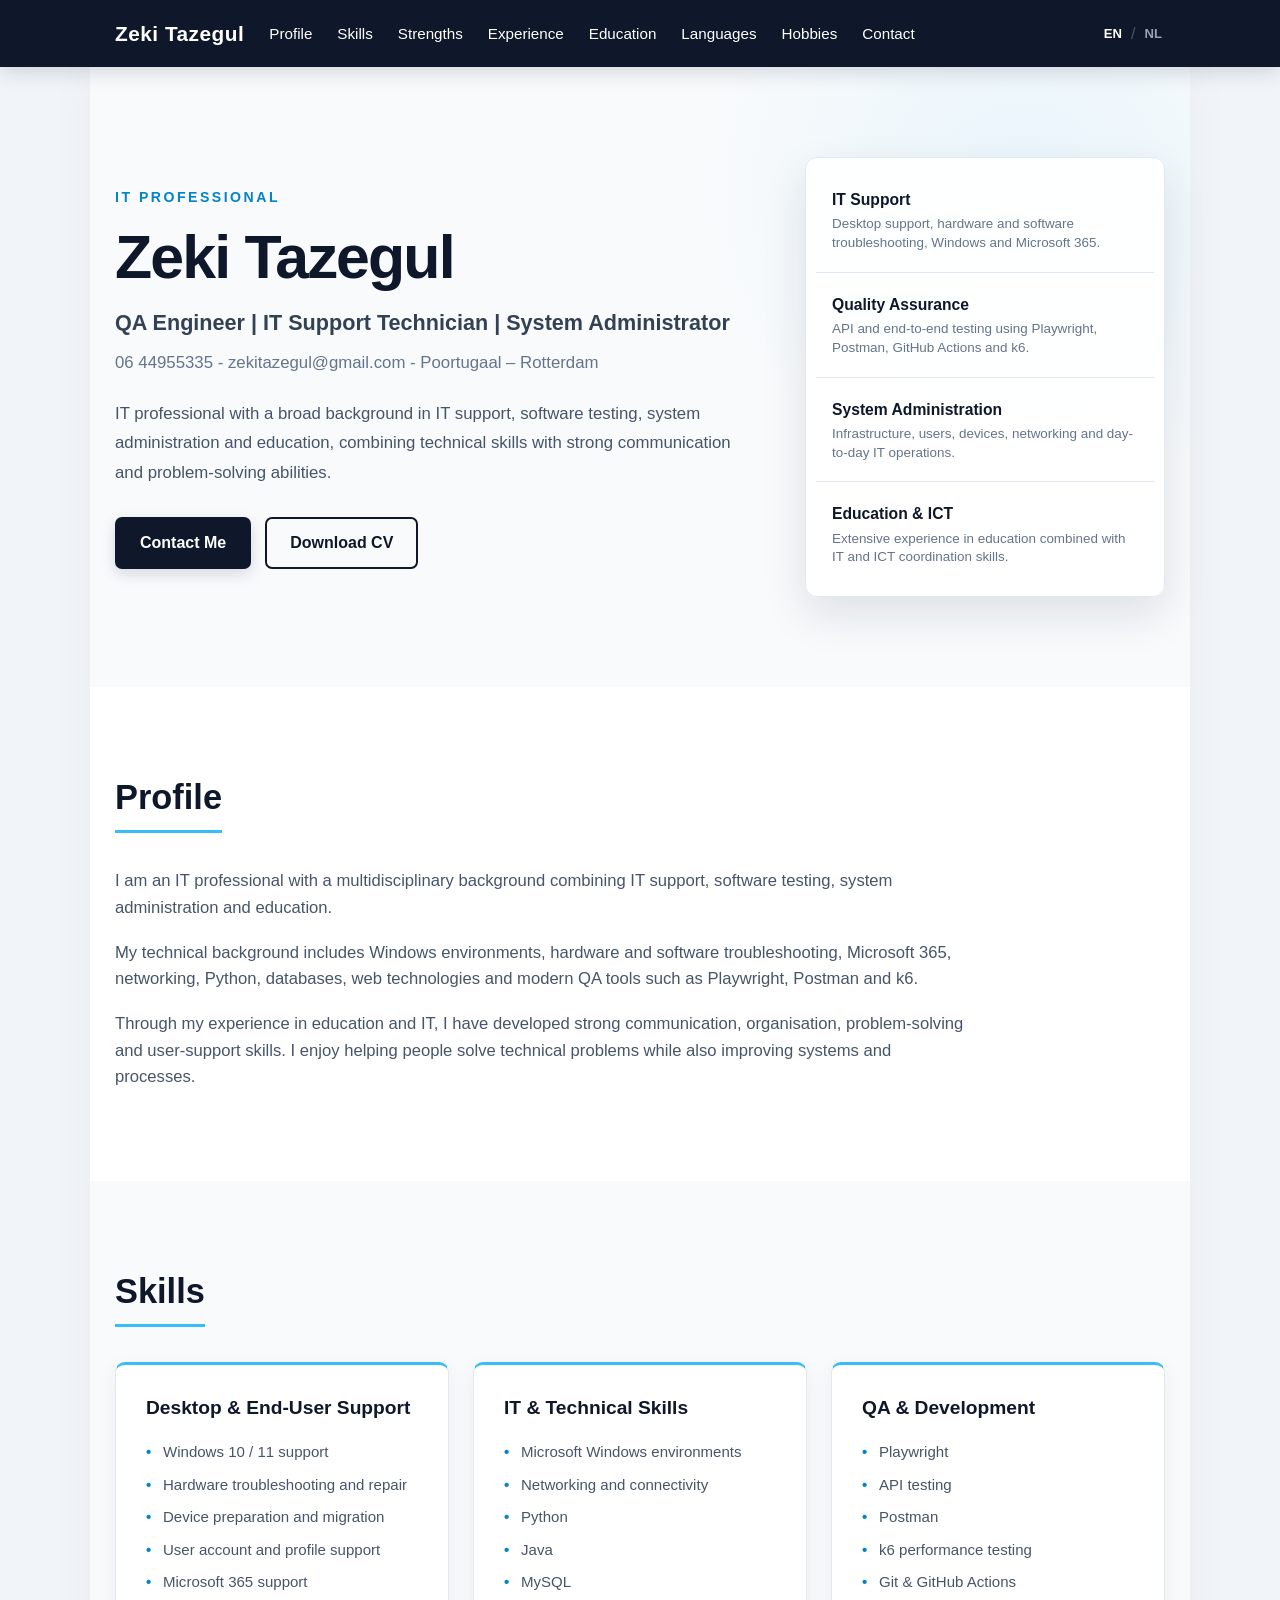
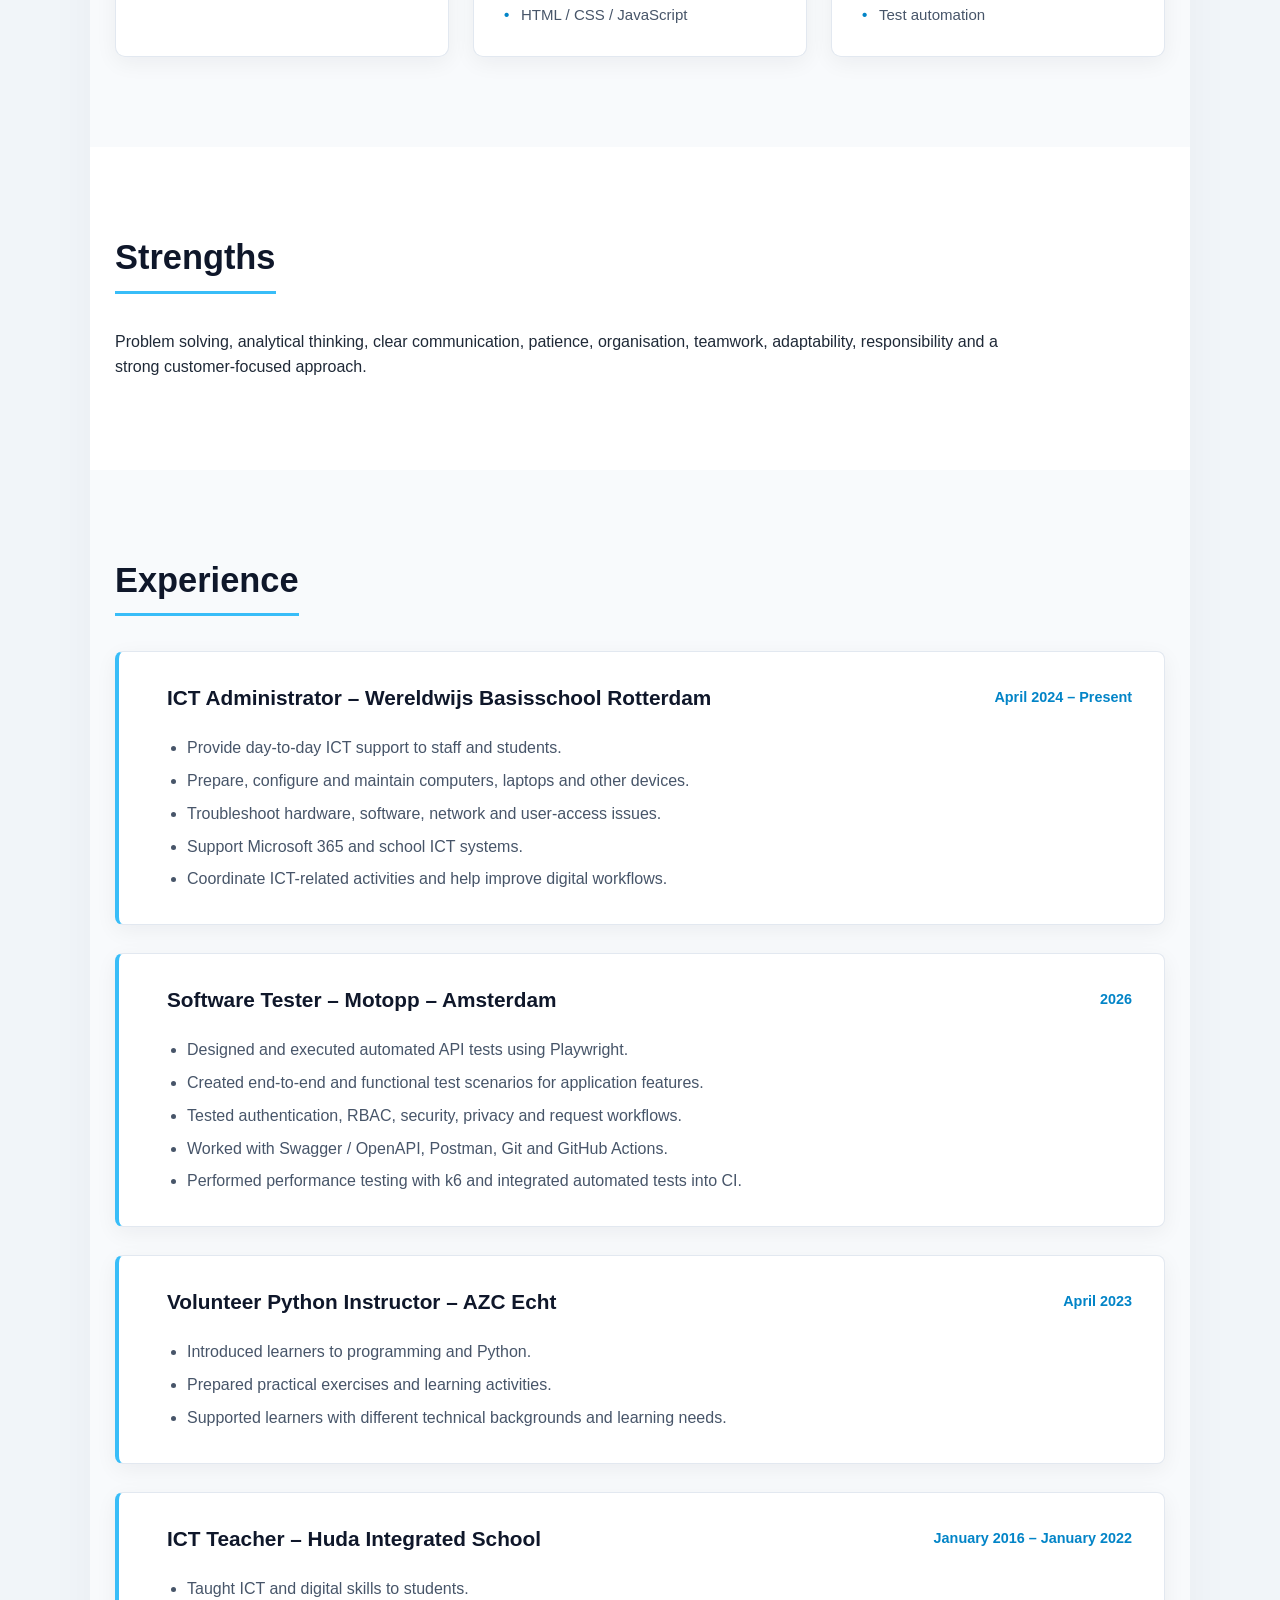
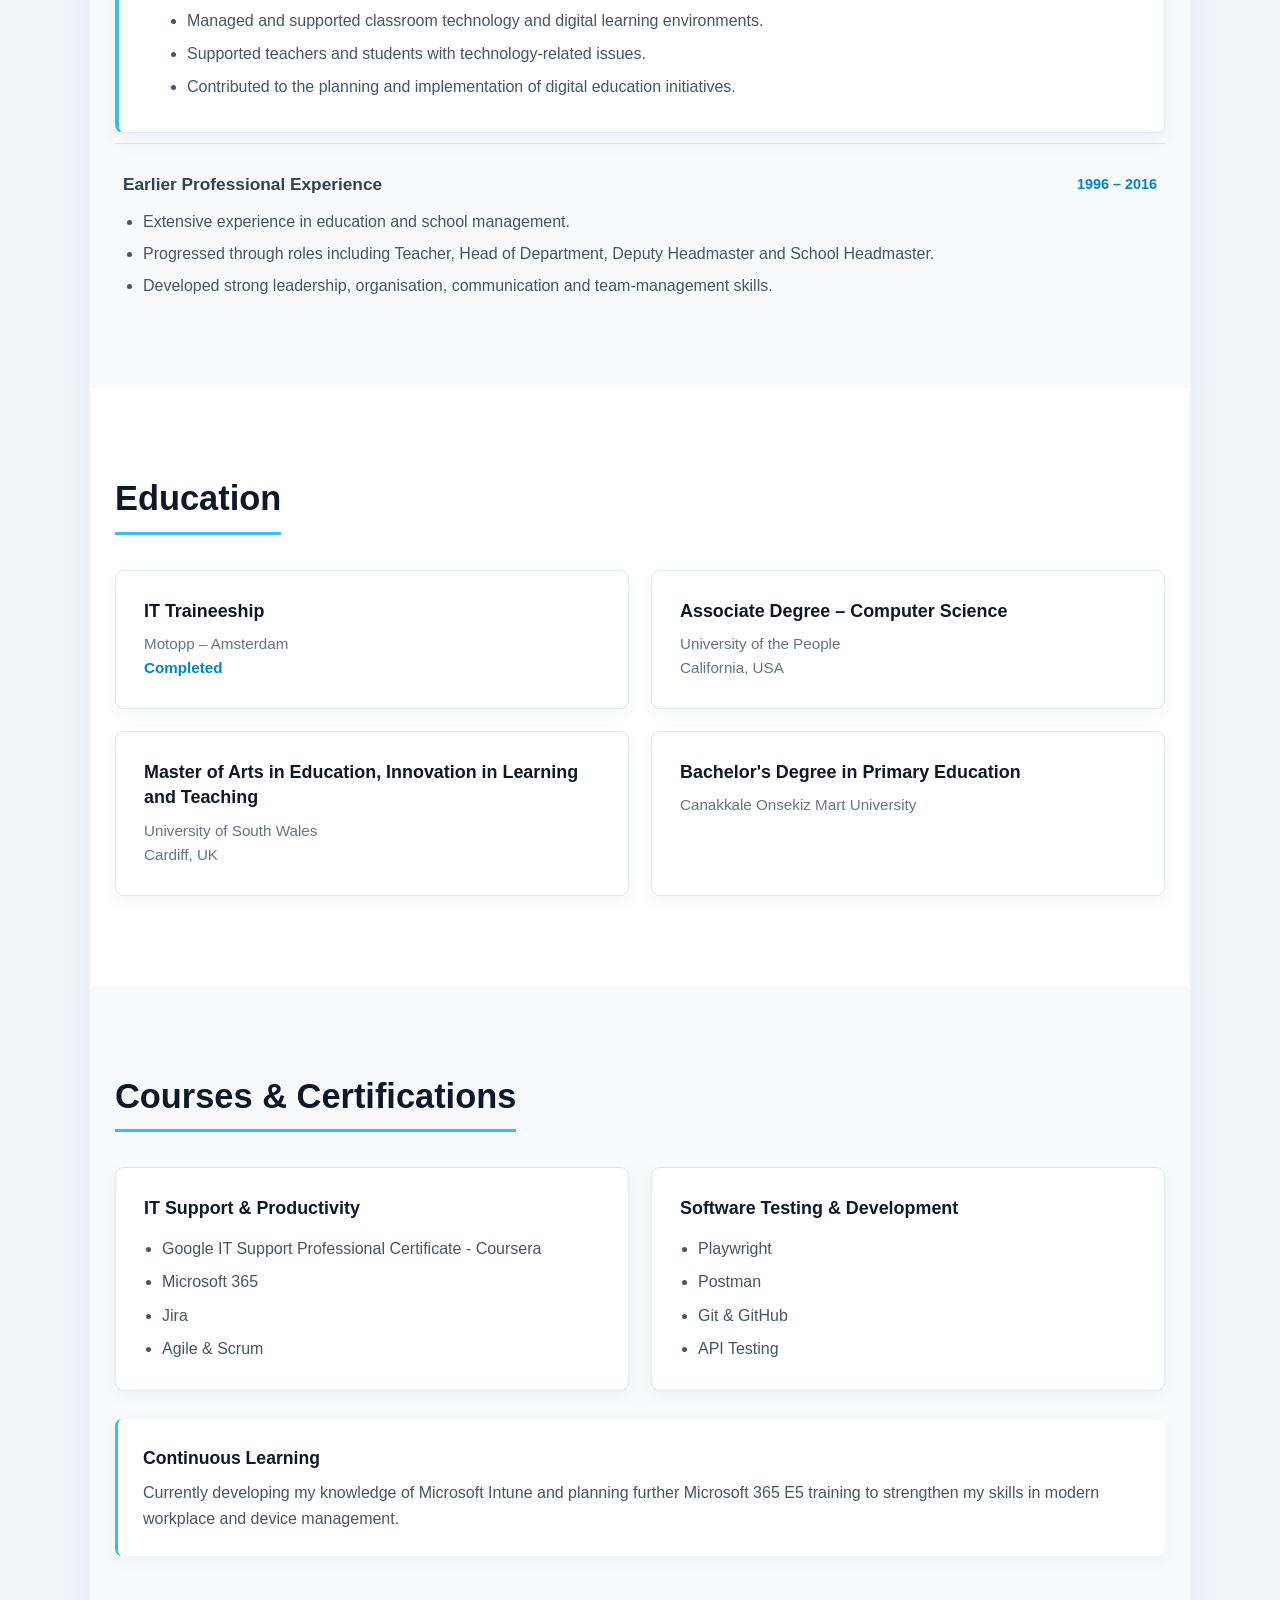
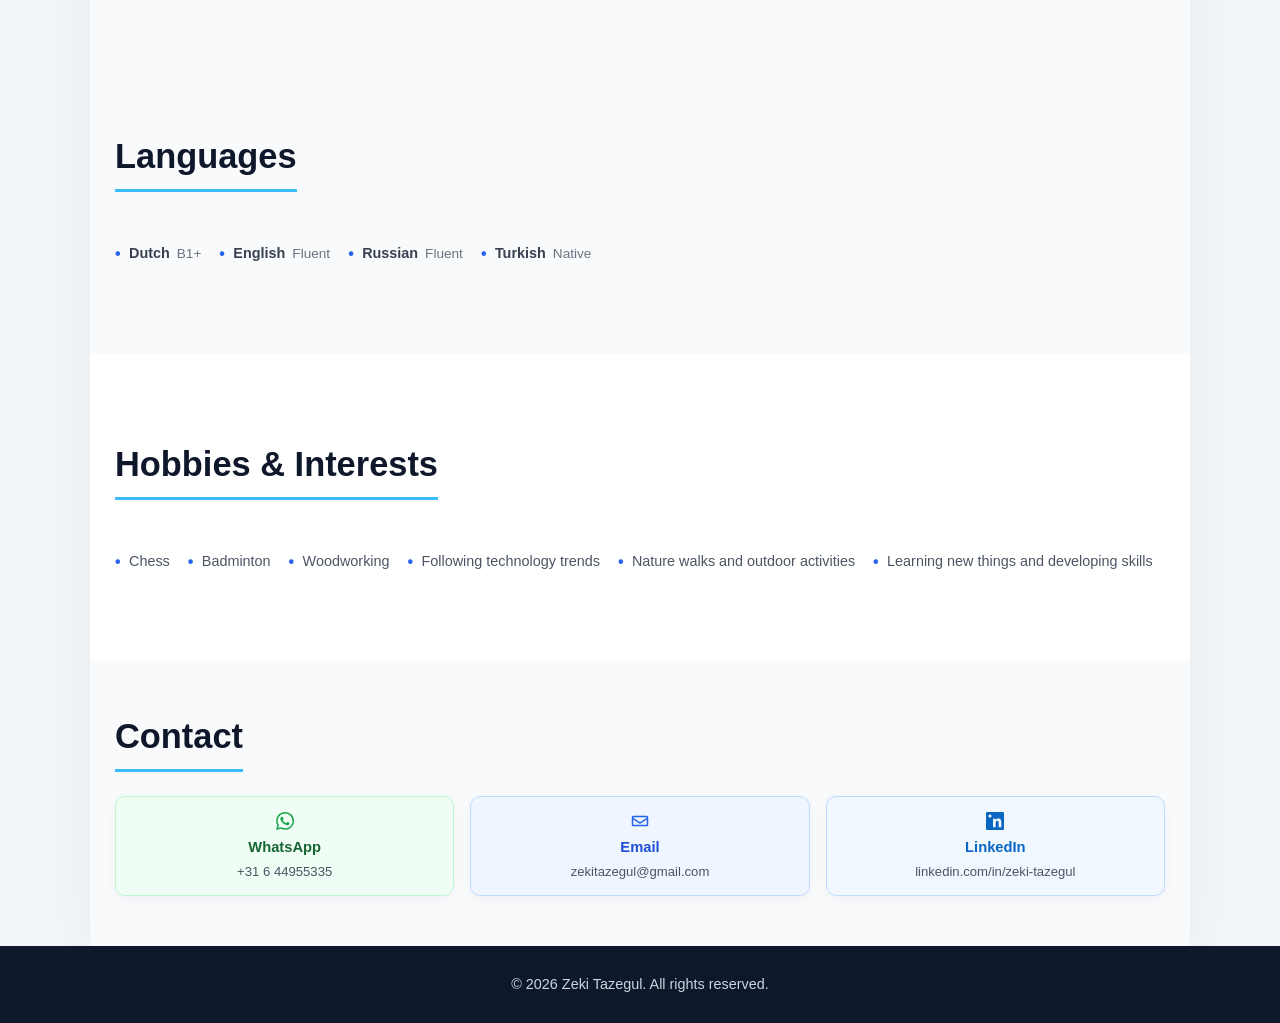
<file: index.html>
﻿<!DOCTYPE html>
<html lang="en">
<head>

    <meta charset="UTF-8">

    <meta
        name="viewport"
        content="width=device-width, initial-scale=1.0"
    >

    <meta
        name="keywords"
        content="Zeki Tazegul, IT Professional, IT Support, Desktop Support, QA Engineer, Software Tester, System Administrator, ICT Administrator, Rotterdam"
    >

    <meta
        name="author"
        content="Zeki Tazegul"
    >

    <meta
        name="description"
        content="Zeki Tazegul – IT Professional | Desktop Support Engineer | QA Engineer | System Administrator"
    >

    <title>Zeki Tazegul | IT Professional</title>

    <link
        rel="stylesheet"
        href="style.css"
    >

</head>

<body>

<header class="site-header">

    <div class="container header-container">

        <a
            href="#hero"
            class="logo"
        >
            Zeki Tazegul
        </a>

        <nav
            id="mobile-navigation"
            class="nav-right"
            aria-label="Main navigation"
                    data-i18n-aria="navigationLabel"
        >

            <ul>

                <li>
                    <a
                        href="#profile"
                        data-i18n="navProfile"
                    >
                        Profile
                    </a>
                </li>

                <li>
                    <a
                        href="#skills"
                        data-i18n="navSkills"
                    >
                        Skills
                    </a>
                </li>

                <li>
                    <a
                        href="#competencies"
                        data-i18n="navCompetencies"
                    >
                        Strengths
                    </a>
                </li>

                <li>
                    <a
                        href="#experience"
                        data-i18n="navExperience"
                    >
                        Experience
                    </a>
                </li>

                <li>
                    <a
                        href="#education"
                        data-i18n="navEducation"
                    >
                        Education
                    </a>
                </li>

                <li>
                    <a
                        href="#languages"
                        data-i18n="navLanguages"
                    >
                        Languages
                    </a>
                </li>

                <li>
                    <a
                        href="#other"
                        data-i18n="navOther"
                    >
                        Hobbies
                    </a>
                </li>

                <li>
                    <a
                        href="#contact"
                        data-i18n="navContact"
                    >
                        Contact
                    </a>
                </li>

            </ul>

        </nav>

        <div
            class="language-switcher"
            aria-label="Language selection"
                    data-i18n-aria="languageSelection"
        >

            <button
                id="language-en"
                class="language-button active"
                type="button"
                aria-label="Switch to English"
                    data-i18n-aria="switchEnglish"
                aria-pressed="true"
            >
                EN
            </button>

            <span
                class="language-separator"
                aria-hidden="true"
            >
                /
            </span>

            <button
                id="language-nl"
                class="language-button"
                type="button"
                aria-label="Switch to Dutch"
                    data-i18n-aria="switchDutch"
                aria-pressed="false"
            >
                NL
            </button>

        </div>

        <button
            id="mobile-menu-toggle"
            class="mobile-menu-toggle"
            type="button"
            aria-label="Open navigation menu"
            aria-expanded="false"
            aria-controls="mobile-navigation"
        >

            <span></span>
            <span></span>
            <span></span>

        </button>

    </div>

</header>

<main>

    <section
        id="hero"
        class="hero-section"
    >

        <div class="container hero-container">

            <div class="hero-content">

                <div class="hero-main">

                    <div
                        class="hero-label"
                        data-i18n="heroLabel"
                    >
                        IT PROFESSIONAL
                    </div>

                    <h1>
                        Zeki Tazegul
                    </h1>

                    <p
                        class="hero-subtitle"
                        data-i18n="heroSubtitle"
                    >
                        QA Engineer | IT Support Technician | System Administrator
                    </p>

                    <p class="hero-location">

                        <span data-i18n="heroLocation">
                            06 44955335 - zekitazegul@gmail.com - Poortugaal – Rotterdam
                        </span>

                    </p>

                    <p
                        class="hero-description"
                        data-i18n="heroDescription"
                    >
                        IT professional with a broad background in IT support,
                        software testing, system administration and education,
                        combining technical skills with strong communication
                        and problem-solving abilities.
                    </p>

                    <div class="hero-buttons">

                        <a
                            href="#contact"
                            class="btn btn-primary"
                            data-i18n="contactButton"
                        >
                            Contact Me
                        </a>

                        <a
                            href="cv/Zeki_Tazegul_CV_NL_v2.pdf"
                            class="btn btn-secondary"
                            data-i18n="downloadCvButton"
                        >
                            Download CV
                        </a>

                    </div>

                </div>

                <div class="hero-cards">

                    <div class="hero-card">

                        <h3 data-i18n="heroCard1Title">
                            IT Support
                        </h3>

                        <p data-i18n="heroCard1Text">
                            Desktop support, hardware and software
                            troubleshooting, Windows and Microsoft 365.
                        </p>

                    </div>

                    <div class="hero-card">

                        <h3 data-i18n="heroCard2Title">
                            Quality Assurance
                        </h3>

                        <p data-i18n="heroCard2Text">
                            API and end-to-end testing using Playwright,
                            Postman, GitHub Actions and k6.
                        </p>

                    </div>

                    <div class="hero-card">

                        <h3 data-i18n="heroCard3Title">
                            System Administration
                        </h3>

                        <p data-i18n="heroCard3Text">
                            Infrastructure, users, devices, networking and
                            day-to-day IT operations.
                        </p>

                    </div>

                    <div class="hero-card">

                        <h3 data-i18n="heroCard4Title">
                            Education & ICT
                        </h3>

                        <p data-i18n="heroCard4Text">
                            Extensive experience in education combined with
                            IT and ICT coordination skills.
                        </p>

                    </div>

                </div>

            </div>

        </div>

    </section>

    <section
        id="profile"
        class="content-section"
    >

        <div class="container">

            <h2 data-i18n="profileTitle">
                Profile
            </h2>

            <div class="profile-content">

                <p data-i18n="profileParagraph1">
                    I am an IT professional with a multidisciplinary
                    background combining IT support, software testing,
                    system administration and education.
                </p>

                <p data-i18n="profileParagraph2">
                    My technical background includes Windows environments,
                    hardware and software troubleshooting, Microsoft 365,
                    networking, Python, databases, web technologies and
                    modern QA tools such as Playwright, Postman and k6.
                </p>

                <p data-i18n="profileParagraph3">
                    Through my experience in education and IT, I have
                    developed strong communication, organisation,
                    problem-solving and user-support skills. I enjoy
                    helping people solve technical problems while also
                    improving systems and processes.
                </p>

            </div>

        </div>

    </section>

    <section
        id="skills"
        class="content-section"
    >

        <div class="container">

            <h2 data-i18n="skillsTitle">
                Skills
            </h2>

            <div class="skills-grid">

                <article class="skill-card">

                    <h3 data-i18n="skillCard1Title">
                        Desktop & End-User Support
                    </h3>

                    <ul>

                        <li data-i18n="skill1">
                            Windows 10 / 11 support
                        </li>

                        <li data-i18n="skill2">
                            Hardware troubleshooting and repair
                        </li>

                        <li data-i18n="skill3">
                            Device preparation and migration
                        </li>

                        <li data-i18n="skill4">
                            User account and profile support
                        </li>

                        <li data-i18n="skill5">
                            Microsoft 365 support
                        </li>

                    </ul>

                </article>

                <article class="skill-card">

                    <h3 data-i18n="skillCard2Title">
                        IT & Technical Skills
                    </h3>

                    <ul>

                        <li data-i18n="skill6">
                            Microsoft Windows environments
                        </li>

                        <li data-i18n="skill7">
                            Networking and connectivity
                        </li>

                        <li data-i18n="skill8">
                            Python
                        </li>

                        <li data-i18n="skill9">
                            Java
                        </li>

                        <li data-i18n="skill10">
                            MySQL
                        </li>

                        <li data-i18n="skill11">
                            HTML / CSS / JavaScript
                        </li>

                    </ul>

                </article>

                <article class="skill-card">

                    <h3 data-i18n="skillCard3Title">
                        QA & Development
                    </h3>

                    <ul>

                        <li data-i18n="skill12">
                            Playwright
                        </li>

                        <li data-i18n="skill13">
                            API testing
                        </li>

                        <li data-i18n="skill14">
                            Postman
                        </li>

                        <li data-i18n="skill15">
                            k6 performance testing
                        </li>

                        <li data-i18n="skill16">
                            Git & GitHub Actions
                        </li>

                        <li data-i18n="skill17">
                            Test automation
                        </li>

                    </ul>

                </article>

            </div>

        </div>

    </section>

    <section
        id="competencies"
        class="content-section"
    >

        <div class="container">

            <h2 data-i18n="competenciesTitle">
                Strengths
            </h2>

            <div class="competencies-content">

                <p data-i18n="competenciesText">
                    Problem solving, analytical thinking, clear
                    communication, patience, organisation, teamwork,
                    adaptability, responsibility and a strong
                    customer-focused approach.
                </p>

            </div>

        </div>

    </section>

    <section
        id="experience"
        class="content-section"
    >

        <div class="container">

            <h2 data-i18n="experienceTitle">
                Experience
            </h2>

            <div class="experience-list">

                <article class="experience-card">

                    <div class="experience-header">

                        <div>

                            <h3 data-i18n="experience1Title">
                                ICT Administrator – Wereldwijs Basisschool Rotterdam
                            </h3>

                        </div>

                        <div class="experience-date">

                            <span data-i18n="experience1Date">
                                April 2024 – Present
                            </span>

                        </div>

                    </div>

                    <ul>

                        <li data-i18n="experience1Bullet1">
                            Provide day-to-day ICT support to staff and
                            students.
                        </li>

                        <li data-i18n="experience1Bullet2">
                            Prepare, configure and maintain computers,
                            laptops and other devices.
                        </li>

                        <li data-i18n="experience1Bullet3">
                            Troubleshoot hardware, software, network and
                            user-access issues.
                        </li>

                        <li data-i18n="experience1Bullet4">
                            Support Microsoft 365 and school ICT systems.
                        </li>

                        <li data-i18n="experience1Bullet5">
                            Coordinate ICT-related activities and help
                            improve digital workflows.
                        </li>

                    </ul>

                </article>

                <article class="experience-card">

                    <div class="experience-header">

                        <div>

                            <h3 data-i18n="experience2Title">
                                Software Tester – Motopp – Amsterdam
                            </h3>

                        </div>

                        <div class="experience-date">

                            <span data-i18n="experience2Date">
                                2026
                            </span>

                        </div>

                    </div>

                    <ul>

                        <li data-i18n="experience2Bullet1">
                            Designed and executed automated API tests
                            using Playwright.
                        </li>

                        <li data-i18n="experience2Bullet2">
                            Created end-to-end and functional test
                            scenarios for application features.
                        </li>

                        <li data-i18n="experience2Bullet3">
                            Tested authentication, RBAC, security,
                            privacy and request workflows.
                        </li>

                        <li data-i18n="experience2Bullet4">
                            Worked with Swagger / OpenAPI, Postman,
                            Git and GitHub Actions.
                        </li>

                        <li data-i18n="experience2Bullet5">
                            Performed performance testing with k6 and
                            integrated automated tests into CI.
                        </li>

                    </ul>

                </article>

                <article class="experience-card">

                    <div class="experience-header">

                        <div>

                            <h3 data-i18n="experience3Title">
                                Volunteer Python Instructor – AZC Echt
                            </h3>

                        </div>

                        <div class="experience-date">

                            <span data-i18n="experience3Date">
                                April 2023
                            </span>

                        </div>

                    </div>

                    <ul>

                        <li data-i18n="experience3Bullet1">
                            Introduced learners to programming and Python.
                        </li>

                        <li data-i18n="experience3Bullet2">
                            Prepared practical exercises and learning
                            activities.
                        </li>

                        <li data-i18n="experience3Bullet3">
                            Supported learners with different technical
                            backgrounds and learning needs.
                        </li>

                    </ul>

                </article>

                <article class="experience-card">

                    <div class="experience-header">

                        <div>

                            <h3 data-i18n="experience4Title">
                                ICT Teacher – Huda Integrated School
                            </h3>

                        </div>

                        <div class="experience-date">

                            <span data-i18n="experience4Date">
                                January 2016 – January 2022
                            </span>

                        </div>

                    </div>

                    <ul>

                        <li data-i18n="experience4Bullet1">
                            Taught ICT and digital skills to students.
                        </li>

                        <li data-i18n="experience4Bullet2">
                            Managed and supported classroom technology
                            and digital learning environments.
                        </li>

                        <li data-i18n="experience4Bullet3">
                            Supported teachers and students with
                            technology-related issues.
                        </li>

                        <li data-i18n="experience4Bullet4">
                            Contributed to the planning and implementation
                            of digital education initiatives.
                        </li>

                    </ul>

                </article>

                <div class="experience-additional">

                    <div class="experience-additional-header">

                        <h4 data-i18n="additionalExperienceTitle">
                            Earlier Professional Experience
                        </h4>

                        <span
                            class="experience-date"
                            data-i18n="additionalExperienceDate"
                        >
                            1996 – 2016
                        </span>

                    </div>

                    <ul>

                        <li data-i18n="additionalExperience1">
                            Extensive experience in education and school management.
                        </li>

                        <li data-i18n="additionalExperience2">
                            Progressed through roles including Teacher,
                            Head of Department, Deputy Headmaster and
                            School Headmaster.
                        </li>

                        <li data-i18n="additionalExperience3">
                            Developed strong leadership, organisation,
                            communication and team-management skills.
                        </li>

                    </ul>

                </div>

            </div>

        </div>

    </section>

    <section
        id="education"
        class="content-section"
    >

        <div class="container">

            <h2 data-i18n="educationTitle">
                Education
            </h2>

            <div class="education-grid">

                <article class="education-card">

                    <h3 data-i18n="education1Title">
                        IT Traineeship
                    </h3>

                    <p
                        class="education-institution"
                        data-i18n="education1Institution"
                    >
                        Motopp – Amsterdam
                    </p>

                    <p class="education-status">
                        <span data-i18n="education1Status">
                            Completed
                        </span>
                    </p>

                </article>

                <article class="education-card">

                    <h3 data-i18n="education2Title">
                        Associate Degree – Computer Science
                    </h3>

                    <p
                        class="education-institution"
                        data-i18n="education2Institution"
                    >
                        University of the People
                    </p>

                    <p
                        class="education-location"
                        data-i18n="education2Location"
                    >
                        California, USA
                    </p>

                </article>

                <article class="education-card">

                    <h3 data-i18n="education3Title">
                        Master of Arts in Education, Innovation in Learning and Teaching
                    </h3>

                    <p
                        class="education-institution"
                        data-i18n="education3Institution"
                    >
                        University of South Wales
                    </p>

                    <p
                        class="education-location"
                        data-i18n="education3Location"
                    >
                        Cardiff, UK
                    </p>

                </article>

                <article class="education-card">

                    <h3 data-i18n="education4Title">
                        Bachelor's Degree in Primary Education
                    </h3>

                    <p
                        class="education-institution"
                        data-i18n="education4Institution"
                    >
                        Canakkale Onsekiz Mart University
                    </p>

                </article>

            </div>

        </div>

    </section>

    <section
        id="courses"
        class="content-section"
    >

        <div class="container">

            <h2 data-i18n="coursesTitle">
                Courses & Certifications
            </h2>

            <div class="courses-grid">

                <article class="course-card">

                    <h3 data-i18n="courseCard1Title">
                        IT Support & Productivity
                    </h3>

                    <ul>

                        <li data-i18n="course1">
                            Google IT Support Professional Certificate - Coursera
                        </li>

                        <li data-i18n="course2">
                            Microsoft 365
                        </li>

                        <li data-i18n="course3">
                            Jira
                        </li>

                        <li data-i18n="course4">
                            Agile & Scrum
                        </li>

                    </ul>

                </article>

                <article class="course-card">

                    <h3 data-i18n="courseCard2Title">
                        Software Testing & Development
                    </h3>

                    <ul>

                        <li data-i18n="course5">
                            Playwright
                        </li>

                        <li data-i18n="course6">
                            Postman
                        </li>

                        <li data-i18n="course7">
                            Git & GitHub
                        </li>

                        <li data-i18n="course8">
                            API Testing
                        </li>

                    </ul>

                </article>

            </div>

            <div class="continuous-learning">

                <h3 data-i18n="continuousLearningTitle">
                    Continuous Learning
                </h3>

                <p data-i18n="continuousLearningText">
                    Currently developing my knowledge of Microsoft Intune
                    and planning further Microsoft 365 E5 training to
                    strengthen my skills in modern workplace and device
                    management.
                </p>

            </div>

        </div>

    </section>

    <section
        id="languages"
        class="content-section"
    >

        <div class="container">

            <h2 data-i18n="languagesTitle">
                Languages
            </h2>

            <ul class="languages-list">

                <li>

                    <span
                        class="language-name"
                        data-i18n="language1Name"
                    >
                        Dutch
                    </span>

                    <span
                        class="language-level"
                        data-i18n="language1Level"
                    >
                        B1+
                    </span>

                </li>

                <li>

                    <span
                        class="language-name"
                        data-i18n="language2Name"
                    >
                        English
                    </span>

                    <span
                        class="language-level"
                        data-i18n="language2Level"
                    >
                        Fluent
                    </span>

                </li>

                <li>

                    <span
                        class="language-name"
                        data-i18n="language3Name"
                    >
                        Russian
                    </span>

                    <span
                        class="language-level"
                        data-i18n="language3Level"
                    >
                        Fluent
                    </span>

                </li>

                <li>

                    <span
                        class="language-name"
                        data-i18n="language4Name"
                    >
                        Turkish
                    </span>

                    <span
                        class="language-level"
                        data-i18n="language4Level"
                    >
                        Native
                    </span>

                </li>

            </ul>

        </div>

    </section>

    <section
        id="other"
        class="content-section"
    >

        <div class="container">

            <h2 data-i18n="hobbiesTitle">
                Hobbies & Interests
            </h2>

            <ul class="hobbies-list">

                <li data-i18n="hobby1">
                    Chess
                </li>

                <li data-i18n="hobby2">
                    Badminton
                </li>

                <li data-i18n="hobby3">
                    Woodworking
                </li>

                <li data-i18n="hobby4">
                    Following technology trends
                </li>

                <li data-i18n="hobby5">
                    Nature walks and outdoor activities
                </li>

                <li data-i18n="hobby6">
                    Learning new things and developing skills
                </li>

            </ul>

        </div>

    </section>

    <section
        id="contact"
        class="content-section contact-section"
    >

        <div class="container">

            <h2 data-i18n="contactTitle">
                Contact
            </h2>

            <div class="contact-grid">

                <a
                    class="contact-card"
                    href="https://wa.me/31644955335"
                    target="_blank"
                    rel="noopener noreferrer"
                    aria-label="Contact Zeki Tazegul on WhatsApp"
                    data-i18n-aria="whatsappAria"
                >

                    <span
                        class="contact-icon"
                        aria-hidden="true"
                    >

                        <svg
                            viewBox="0 0 24 24"
                            xmlns="http://www.w3.org/2000/svg"
                        >

                            <path
                                d="M20.52 3.48A11.86 11.86 0 0 0 12.07 0
                                C5.52 0 .19 5.33.19 11.88c0 2.09.55 4.13
                                1.6 5.93L.1 24l6.33-1.66a11.9 11.9 0 0 0
                                5.64 1.43h.01c6.55 0 11.88-5.33 11.88-11.88
                                0-3.18-1.24-6.17-3.44-8.41ZM12.08 21.75
                                c-1.76 0-3.49-.47-5-1.36l-.36-.21-3.76.99
                                1-3.66-.23-.38a9.85 9.85 0 0 1-1.51-5.25
                                c0-5.45 4.43-9.88 9.89-9.88 2.64 0 5.12
                                1.03 6.99 2.9a9.83 9.83 0 0 1 2.89 7
                                c0 5.44-4.43 9.87-9.89 9.87Zm5.42-7.4
                                c-.3-.15-1.77-.87-2.04-.97-.27-.1-.47-.15-.67.15
                                -.2.3-.77.97-.94 1.17-.17.2-.35.22-.65.07
                                -.3-.15-1.26-.46-2.4-1.47-.89-.79-1.49-1.77
                                -1.66-2.07-.17-.3-.02-.46.13-.61.13-.13.3-.35
                                .45-.52.15-.17.2-.3.2-.5.1-.2.05-.37-.02-.52
                                -.07-.15-.67-1.62-.92-2.22-.24-.58-.49-.5-.67-.51
                                h-.57c-.2 0-.52.07-.79.37-.27.3-1.04 1.02-1.04
                                2.49s1.07 2.89 1.22 3.09c.15.2 2.1 3.21 5.08
                                4.5.71.31 1.26.5 1.69.64.71.23 1.36.2 1.87.12
                                .57-.08 1.77-.72 2.02-1.42.25-.7.25-1.3.17-1.42
                                -.07-.12-.27-.2-.57-.35Z"
                            />

                        </svg>

                    </span>

                    <span
                        class="contact-label"
                        data-i18n="whatsappLabel"
                    >
                        WhatsApp
                    </span>

                    <span class="contact-value">
                        +31 6 44955335
                    </span>

                </a>

                <a
                    class="contact-card"
                    href="mailto:zekitazegul@gmail.com"
                    aria-label="Send an email to Zeki Tazegul"
                    data-i18n-aria="emailAria"
                >

                    <span
                        class="contact-icon"
                        aria-hidden="true"
                    >

                        <svg
                            viewBox="0 0 24 24"
                            xmlns="http://www.w3.org/2000/svg"
                        >

                            <path
                                d="M3 5h18a2 2 0 0 1 2 2v10a2 2 0 0 1-2 2H3
                                a2 2 0 0 1-2-2V7a2 2 0 0 1 2-2Zm0 2v.5l9 6
                                9-6V7H3Zm18 10V9.9l-8.45 5.63a1 1 0 0 1-1.1
                                0L3 9.9V17h18Z"
                            />

                        </svg>

                    </span>

                    <span
                        class="contact-label"
                        data-i18n="emailLabel"
                    >
                        Email
                    </span>

                    <span class="contact-value">
                        zekitazegul@gmail.com
                    </span>

                </a>

                <a
                    class="contact-card"
                    href="https://www.linkedin.com/in/zeki-tazegul/"
                    target="_blank"
                    rel="noopener noreferrer"
                    aria-label="View Zeki Tazegul's LinkedIn profile"
                    data-i18n-aria="linkedinAria"
                >

                    <span
                        class="contact-icon"
                        aria-hidden="true"
                    >

                        <svg
                            viewBox="0 0 24 24"
                            xmlns="http://www.w3.org/2000/svg"
                        >

                            <path
                                d="M20.45 20.45h-3.56v-5.58c0-1.33-.03-3.04-1.85-3.04
                                -1.85 0-2.13 1.44-2.13 2.94v5.68H9.35V8.99h3.42v1.56h.05
                                c.48-.9 1.64-1.85 3.37-1.85 3.6 0 4.26 2.37 4.26
                                5.46v6.29ZM5.34 7.43a2.06 2.06 0 1 1 0-4.12
                                2.06 2.06 0 0 1 0 4.12ZM3.56 20.45h3.57V8.99H3.56v11.46ZM22.22
                                0H1.78C.8 0 0 .78 0 1.74v20.52C0 23.22.8 24 1.78
                                24h20.44c.98 0 1.78-.78 1.78-1.74V1.74C24 .78
                                23.2 0 22.22 0Z"
                            />

                        </svg>

                    </span>

                    <span
                        class="contact-label"
                        data-i18n="linkedinLabel"
                    >
                        LinkedIn
                    </span>

                    <span class="contact-value">
                        linkedin.com/in/zeki-tazegul
                    </span>

                </a>

            </div>

        </div>

    </section>

</main>

<footer class="site-footer">

    <div class="container">

        <p data-i18n="footerText">
            © 2026 Zeki Tazegul. All rights reserved.
        </p>

    </div>

</footer>

<script src="script.js?v=849f7e8"></script>

</body>
</html>
</file>
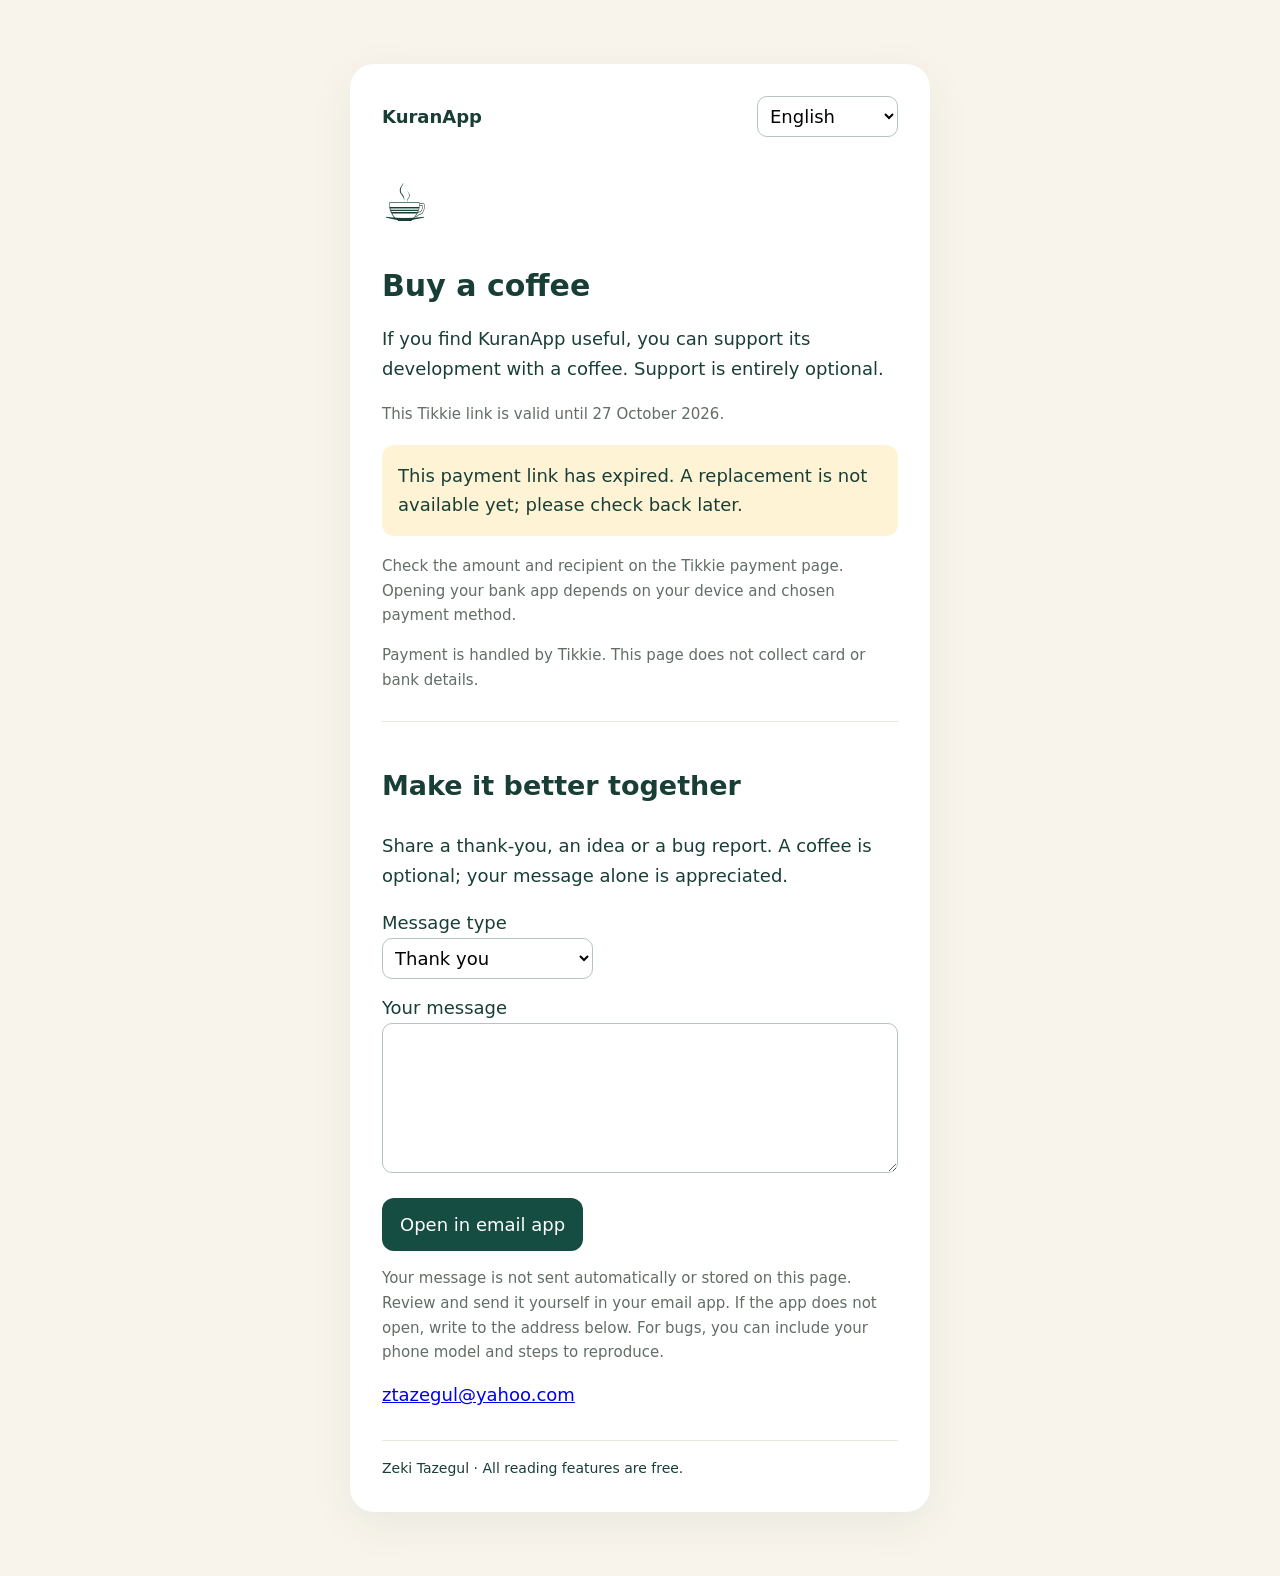
<file: support/index.html>
<!doctype html>
<html lang="tr">
<head>
<meta charset="utf-8">
<meta name="viewport" content="width=device-width, initial-scale=1">
<meta name="color-scheme" content="light">
<title>KuranApp · Destek / Support</title>
<style>
*{box-sizing:border-box}body{margin:0;background:#f8f4eb;color:#183e35;font:18px/1.65 system-ui,sans-serif;padding:24px}main{max-width:580px;margin:40px auto;background:white;border-radius:24px;padding:32px;box-shadow:0 12px 45px #163e3510}header{display:flex;justify-content:space-between;align-items:center;gap:16px}select{font:inherit;padding:8px;border:1px solid #b6c5be;border-radius:10px;background:white}h1{line-height:1.25;font-size:30px}.coffee{font-size:52px;margin:24px 0 0}a.button{display:block;text-align:center;background:#164d43;color:white;padding:14px;border-radius:14px;text-decoration:none;font-weight:700;margin:24px 0}a.button:hover{background:#0a342d}a:focus-visible,select:focus-visible,textarea:focus-visible,button:focus-visible{outline:3px solid #b68b36;outline-offset:4px}.muted{color:#626d65;font-size:15px}[hidden]{display:none!important}.notice{background:#fff3d5;padding:16px;border-radius:12px}textarea,input{width:100%;font:inherit;padding:12px;border:1px solid #b6c5be;border-radius:10px}textarea{min-height:150px;resize:vertical}label{display:block;margin-top:14px}button{font:inherit;border:0;cursor:pointer;background:#164d43;color:white;padding:12px 18px;border-radius:12px;margin-top:16px}section{scroll-margin-top:24px;border-top:1px solid #e8e8df;margin-top:28px;padding-top:20px}footer{margin-top:30px;border-top:1px solid #e8e8df;padding-top:16px;font-size:14px}@media(max-width:420px){body{padding:12px}main{margin:12px auto;padding:22px}}
</style>
</head>
<body>
<main>
<header><strong>KuranApp</strong><select id="language" aria-label="Language"><option value="tr">Türkçe</option><option value="en">English</option><option value="nl">Nederlands</option></select></header>
<p class="coffee" aria-hidden="true">☕</p>
<h1 id="heading"></h1><p id="intro"></p>
<p id="valid" class="muted"></p>
<a id="pay" class="button" hidden href="https://tikkie.me/pay/qp5ddh9l8i6gg1dq6bc0" rel="noreferrer"></a>
<p id="expired" class="notice" hidden></p>
<p id="how" class="muted"></p><p id="privacy" class="muted"></p>
<section id="feedback">
<h2 id="feedbackTitle"></h2><p id="feedbackIntro"></p>
<form id="feedbackForm">
<label for="kind" id="kindLabel"></label>
<select id="kind"><option value="thanks" id="thanks"></option><option value="idea" id="idea"></option><option value="bug" id="bug"></option></select>
<label for="message" id="messageLabel"></label>
<textarea id="message" required maxlength="4000" aria-describedby="mailHelp"></textarea>
<button id="send" type="submit"></button>
<p id="mailHelp" class="muted"></p>
<a href="mailto:ztazegul@yahoo.com">ztazegul@yahoo.com</a>
</form>
</section>
<noscript><p>Türkçe: Tikkie bağlantısı 27 Ekim 2026’ya kadar geçerlidir. / English: The Tikkie link is valid until 27 October 2026. / Nederlands: De Tikkie-link is geldig tot en met 27 oktober 2026. JavaScript is nodig om de actuele betaaloptie te tonen.</p></noscript>
<footer>Zeki Tazegul · <span id="free"></span></footer>
</main>
<script>
const text={
tr:{heading:'Bir kahveyle destek ol',intro:'KuranApp’i faydalı buluyorsan bir kahveyle geliştirilmesine destek olabilirsin. Destek tamamen isteğe bağlıdır.',valid:'Bu Tikkie bağlantısı 27 Ekim 2026’ya kadar geçerlidir.',pay:'Tikkie ile destek ol',expired:'Bu ödeme bağlantısının süresi doldu. Yeni bağlantı henüz eklenmedi; lütfen daha sonra tekrar bak.',how:'Tikkie ödeme sayfasında tutarı ve alıcıyı kontrol et. Banka uygulamasına geçiş, cihazına ve seçtiğin ödeme yöntemine bağlıdır.',privacy:'Ödeme Tikkie üzerinden yapılır. Bu sayfa kart veya banka bilgilerini toplamaz.',free:'Tüm okuma özellikleri ücretsizdir.'},
en:{heading:'Buy a coffee',intro:'If you find KuranApp useful, you can support its development with a coffee. Support is entirely optional.',valid:'This Tikkie link is valid until 27 October 2026.',pay:'Support via Tikkie',expired:'This payment link has expired. A replacement is not available yet; please check back later.',how:'Check the amount and recipient on the Tikkie payment page. Opening your bank app depends on your device and chosen payment method.',privacy:'Payment is handled by Tikkie. This page does not collect card or bank details.',free:'All reading features are free.'},
nl:{heading:'Trakteer op een kopje koffie',intro:'Vind je KuranApp nuttig? Met een kopje koffie kun je de verdere ontwikkeling steunen. Steun is geheel vrijwillig.',valid:'Deze Tikkie-link is geldig tot en met 27 oktober 2026.',pay:'Steun via Tikkie',expired:'Deze betaallink is verlopen. Er is nog geen nieuwe link beschikbaar; kijk later nog eens.',how:'Controleer het bedrag en de ontvanger op de Tikkie-betaalpagina. Of je bankapp opent, hangt af van je apparaat en gekozen betaalmethode.',privacy:'De betaling verloopt via Tikkie. Deze pagina verzamelt geen kaart- of bankgegevens.',free:'Alle leesfuncties zijn gratis.'}
};
const feedbackText={
tr:{feedbackTitle:'Birlikte güzelleştirelim',feedbackIntro:'Bir teşekkür, geliştirme önerisi veya hata bildirimi paylaşabilirsin. Kahve ikramı zorunlu değil; mesajın tek başına da değerli.',kindLabel:'Mesaj türü',thanks:'Teşekkür',idea:'Geliştirme önerisi',bug:'Hata bildirimi',messageLabel:'Mesajın',send:'E-posta uygulamasında aç',mailHelp:'Mesajın otomatik gönderilmez veya bu sayfada saklanmaz. E-posta uygulamanda kontrol edip kendin gönderirsin. Uygulama açılmazsa aşağıdaki adrese yazabilirsin. Hata bildiriyorsan telefon modelini ve sorunu tekrar etme adımlarını ekleyebilirsin.'},
en:{feedbackTitle:'Make it better together',feedbackIntro:'Share a thank-you, an idea or a bug report. A coffee is optional; your message alone is appreciated.',kindLabel:'Message type',thanks:'Thank you',idea:'Feature suggestion',bug:'Bug report',messageLabel:'Your message',send:'Open in email app',mailHelp:'Your message is not sent automatically or stored on this page. Review and send it yourself in your email app. If the app does not open, write to the address below. For bugs, you can include your phone model and steps to reproduce.'},
nl:{feedbackTitle:'Samen maken we het mooier',feedbackIntro:'Deel een bedankje, een idee of een foutmelding. Koffie aanbieden is vrijwillig; je bericht alleen wordt ook gewaardeerd.',kindLabel:'Soort bericht',thanks:'Bedankje',idea:'Verbeteridee',bug:'Foutmelding',messageLabel:'Je bericht',send:'Open in e-mailapp',mailHelp:'Je bericht wordt niet automatisch verstuurd of op deze pagina opgeslagen. Controleer en verstuur het zelf in je e-mailapp. Opent de app niet, mail dan naar het adres hieronder. Vermeld bij fouten eventueel je telefoonmodel en stappen om het probleem te herhalen.'}
};
const selector=document.getElementById('language');
const requested=new URLSearchParams(location.search).get('lang')||navigator.language.slice(0,2);
selector.value=Object.hasOwn(text,requested)?requested:'en';
function render(){
 const language=selector.value;document.documentElement.lang=language;
 for(const [key,value] of Object.entries(text[language]))document.getElementById(key).textContent=value;
 for(const [key,value] of Object.entries(feedbackText[language]))document.getElementById(key).textContent=value;
 const today=new Intl.DateTimeFormat('sv-SE',{timeZone:'Europe/Amsterdam',year:'numeric',month:'2-digit',day:'2-digit'}).format(new Date());
 const expired=today>'2026-10-27';
 document.getElementById('pay').hidden=expired;
 document.getElementById('expired').hidden=!expired;

}
selector.addEventListener('change',render);render();
document.getElementById('feedbackForm').addEventListener('submit',event=>{
 event.preventDefault();
 const message=document.getElementById('message').value.trim();
 if(!message)return;
 const kind=document.getElementById('kind').value;
 const subject='KuranApp — '+feedbackText[selector.value][kind];
 location.href='mailto:ztazegul@yahoo.com?subject='+encodeURIComponent(subject)+'&body='+encodeURIComponent(message);
});
</script>
</body>
</html>
</file>
<file: style.css>
* {
    margin: 0;
    padding: 0;
    box-sizing: border-box;
}

html {
    scroll-behavior: smooth;
    scroll-padding-top: 90px;
}

body {
    font-family: Arial, Helvetica, sans-serif;
    line-height: 1.6;
    color: #1f2937;
    background-color: #f1f5f9;
    -webkit-font-smoothing: antialiased;
}

a {
    color: inherit;
}

button,
a {
    -webkit-tap-highlight-color: transparent;
}

.container {
    width: 100%;
    max-width: 1100px;
    margin: 0 auto;
}

.site-header {
    background-color: #0f172a;
    color: #ffffff;
    position: sticky;
    top: 0;
    z-index: 1000;
    box-shadow: 0 4px 20px rgba(15, 23, 42, 0.16);
}

.header-container {
    padding: 17px 25px;
    display: flex;
    justify-content: space-between;
    align-items: center;
    gap: 25px;
}

.logo {
    color: #ffffff;
    text-decoration: none;
    font-size: 1.3rem;
    font-weight: 700;
    letter-spacing: 0.5px;
    white-space: nowrap;
    transition: color 0.25s ease;
}

.logo:hover {
    color: #38bdf8;
}

.nav-right {
    display: flex;
    align-items: center;
    gap: 28px;
}

.nav-right ul {
    list-style: none;
    display: flex;
    align-items: center;
    gap: 25px;
}

.nav-right a {
    color: #ffffff;
    text-decoration: none;
    font-size: 0.95rem;
    transition: color 0.25s ease;
}

.nav-right a:hover {
    color: #38bdf8;
}

.language-switcher {
    display: flex;
    align-items: center;
    gap: 6px;
    white-space: nowrap;
    margin-left: auto;
}

.language-button {
    border: none;
    background: transparent;
    color: #94a3b8;
    font-size: 0.82rem;
    font-weight: 700;
    padding: 5px 3px;
    cursor: pointer;
    transition: color 0.25s ease;
}

.language-button:hover {
    color: #38bdf8;
}

.language-button.active {
    color: #ffffff;
}

.language-separator {
    color: #475569;
}

.mobile-menu-toggle {
    display: none;
    border: none;
    background: transparent;
    padding: 6px;
    cursor: pointer;
    width: 38px;
    height: 38px;
    flex-direction: column;
    justify-content: center;
    align-items: center;
    gap: 5px;
}

.mobile-menu-toggle span {
    display: block;
    width: 23px;
    height: 2px;
    background-color: #ffffff;
    border-radius: 2px;
    transition: transform 0.25s ease, opacity 0.25s ease, background-color 0.25s ease;
}

.mobile-menu-toggle:hover span {
    background-color: #38bdf8;
}

main {
    max-width: 1100px;
    margin: 0 auto;
    background-color: #ffffff;
    box-shadow: 0 0 45px rgba(15, 23, 42, 0.04);
}

.content-section {
    padding: 90px 25px;
}

.content-section h2 {
    display: inline-block;
    font-size: 2.15rem;
    line-height: 1.2;
    margin-bottom: 35px;
    color: #0f172a;
    position: relative;
}

.content-section h2::after {
    content: "";
    display: block;
    width: 100%;
    height: 3px;
    background-color: #38bdf8;
    margin-top: 12px;
}

#hero {
    min-height: 590px;
    display: flex;
    align-items: center;
    padding: 90px 25px;
    background: radial-gradient(
        circle at 85% 20%,
        rgba(56, 189, 248, 0.08),
        transparent 30%
    ), #f8fafc;
}

.hero-container {
    width: 100%;
}

.hero-content {
    width: 100%;
    display: grid;
    grid-template-columns: minmax(0, 1fr) 360px;
    align-items: center;
    gap: 70px;
}

.hero-main {
    min-width: 0;
}

.hero-label {
    font-size: 0.88rem;
    font-weight: 700;
    letter-spacing: 2.5px;
    color: #0284c7;
    margin-bottom: 18px;
}

#hero h1 {
    font-size: clamp(2.6rem, 5vw, 3.8rem);
    line-height: 1.05;
    color: #0f172a;
    margin-bottom: 18px;
    letter-spacing: -1.8px;
}

.hero-subtitle {
    font-size: 1.35rem;
    font-weight: 700;
    line-height: 1.4;
    color: #334155;
    max-width: 700px;
    margin-bottom: 12px;
}

.hero-location {
    font-size: 1.05rem;
    color: #64748b;
    margin-bottom: 22px;
}

.hero-description {
    max-width: 680px;
    font-size: 1.05rem;
    line-height: 1.75;
    color: #475569;
    margin-bottom: 30px;
}

.hero-buttons {
    display: flex;
    gap: 14px;
    flex-wrap: wrap;
}

.hero-buttons a {
    display: inline-block;
    border-radius: 7px;
    text-decoration: none;
    font-weight: 600;
    transition: transform 0.25s ease, background-color 0.25s ease,
        color 0.25s ease, border-color 0.25s ease, box-shadow 0.25s ease;
}

.btn-primary {
    background-color: #0f172a;
    color: #ffffff;
    padding: 13px 25px;
    box-shadow: 0 5px 15px rgba(15, 23, 42, 0.14);
}

.btn-primary:hover {
    background-color: #1e293b;
    transform: translateY(-2px);
    box-shadow: 0 8px 20px rgba(15, 23, 42, 0.18);
}

.btn-secondary {
    border: 2px solid #0f172a;
    color: #0f172a;
    padding: 11px 23px;
}

.btn-secondary:hover {
    background-color: #0f172a;
    color: #ffffff;
    transform: translateY(-2px);
}

.hero-cards {
    background-color: rgba(255, 255, 255, 0.96);
    border-radius: 12px;
    padding: 10px;
    box-shadow: 0 18px 45px rgba(15, 23, 42, 0.11);
    border: 1px solid #e2e8f0;
}

.hero-card {
    padding: 19px 16px;
    border-bottom: 1px solid #e2e8f0;
}

.hero-card:last-child {
    border-bottom: none;
}

.hero-card h3 {
    color: #0f172a;
    font-size: 0.98rem;
    margin-bottom: 3px;
}

.hero-card p {
    color: #64748b;
    font-size: 0.84rem;
    line-height: 1.4;
}

#profile {
    background-color: #ffffff;
}

.profile-content {
    max-width: 850px;
}

#profile p {
    font-size: 1.04rem;
    color: #475569;
    margin-bottom: 18px;
}

#profile p:last-child {
    margin-bottom: 0;
}

#skills {
    background-color: #f8fafc;
}

.skills-grid {
    display: grid;
    grid-template-columns: repeat(3, 1fr);
    gap: 24px;
}

.skill-card {
    background-color: #ffffff;
    padding: 30px;
    border-radius: 10px;
    box-shadow: 0 6px 22px rgba(15, 23, 42, 0.055);
    border: 1px solid #e2e8f0;
    border-top: 3px solid #38bdf8;
    transition: transform 0.25s ease, box-shadow 0.25s ease;
}

.skill-card:hover {
    transform: translateY(-4px);
    box-shadow: 0 14px 32px rgba(15, 23, 42, 0.10);
}

.skill-card h3 {
    color: #0f172a;
    font-size: 1.2rem;
    line-height: 1.35;
    margin-bottom: 20px;
}

.skill-card ul {
    list-style: none;
}

.skill-card li {
    position: relative;
    padding-left: 17px;
    margin-bottom: 10px;
    color: #475569;
    font-size: 0.94rem;
    line-height: 1.5;
}

.skill-card li::before {
    content: "•";
    position: absolute;
    left: 0;
    color: #0284c7;
    font-weight: 700;
}

.skill-card li:last-child {
    margin-bottom: 0;
}

#competencies {
    background-color: #ffffff;
}

.competencies-content {
    max-width: 900px;
}

.competencies-text {
    color: #475569;
    font-size: 1rem;
    line-height: 1.75;
    margin: 0;
}

#experience {
    background-color: #f8fafc;
}

.experience-list {
    position: relative;
}

.experience-card {
    position: relative;
    background-color: #ffffff;
    padding: 32px 32px 32px 48px;
    margin-bottom: 28px;
    border-left: 4px solid #38bdf8;
    border-radius: 8px;
    box-shadow: 0 6px 22px rgba(15, 23, 42, 0.055);
    border-top: 1px solid #e2e8f0;
    border-right: 1px solid #e2e8f0;
    border-bottom: 1px solid #e2e8f0;
}

.experience-card:last-of-type {
    margin-bottom: 0;
}

.experience-header {
    display: flex;
    justify-content: space-between;
    align-items: flex-start;
    gap: 25px;
    margin-bottom: 20px;
}

.experience-card h3 {
    color: #0f172a;
    font-size: 1.3rem;
    line-height: 1.3;
    margin-bottom: 5px;
}

.experience-date {
    color: #0284c7;
    font-size: 0.9rem;
    font-weight: 700;
    white-space: nowrap;
    padding-top: 2px;
}

.experience-card ul {
    padding-left: 20px;
}

.experience-card li {
    margin-bottom: 8px;
    color: #475569;
    line-height: 1.55;
}

.experience-card li:last-child {
    margin-bottom: 0;
}

.experience-additional {
    margin-top: 10px;
    padding: 28px 8px 0 8px;
    border-top: 1px solid #e2e8f0;
}

.experience-additional-header {
    display: flex;
    justify-content: space-between;
    align-items: flex-start;
    gap: 25px;
    margin-bottom: 14px;
}

.experience-additional h4 {
    color: #334155;
    font-size: 1.08rem;
    line-height: 1.4;
    margin: 0;
}

.experience-additional .experience-date {
    color: #0284c7;
    font-size: 0.9rem;
    font-weight: 700;
    white-space: nowrap;
    padding-top: 1px;
}

.experience-additional ul {
    padding-left: 20px;
    margin: 0;
}

.experience-additional li {
    margin-bottom: 7px;
    color: #475569;
    line-height: 1.55;
}

.experience-additional li:last-child {
    margin-bottom: 0;
}

#education {
    background-color: #ffffff;
}

.education-grid {
    display: grid;
    grid-template-columns: repeat(2, 1fr);
    gap: 22px;
}

.education-card {
    position: relative;
    padding: 28px;
    border: 1px solid #e2e8f0;
    border-radius: 9px;
    background-color: #ffffff;
    box-shadow: 0 5px 18px rgba(15, 23, 42, 0.045);
    transition: transform 0.25s ease, box-shadow 0.25s ease;
}

.education-card:hover {
    transform: translateY(-3px);
    box-shadow: 0 12px 28px rgba(15, 23, 42, 0.08);
}

.education-card h3 {
    color: #0f172a;
    font-size: 1.12rem;
    line-height: 1.4;
    margin-bottom: 8px;
}

.education-card p {
    color: #64748b;
    font-size: 0.95rem;
    line-height: 1.6;
}

.education-status {
    color: #0284c7 !important;
    font-weight: 700;
}

#courses {
    background-color: #f8fafc;
}

.courses-grid {
    display: grid;
    grid-template-columns: repeat(2, 1fr);
    gap: 22px;
}

.course-card {
    position: relative;
    background-color: #ffffff;
    padding: 28px;
    border: 1px solid #e2e8f0;
    border-radius: 9px;
    box-shadow: 0 5px 18px rgba(15, 23, 42, 0.045);
    transition: transform 0.25s ease, box-shadow 0.25s ease;
}

.course-card:hover {
    transform: translateY(-3px);
    box-shadow: 0 12px 28px rgba(15, 23, 42, 0.08);
}

.course-card h3 {
    color: #0f172a;
    font-size: 1.12rem;
    line-height: 1.4;
    margin-bottom: 14px;
}

.course-card ul {
    padding-left: 18px;
}

.course-card li {
    color: #475569;
    margin-bottom: 8px;
}

.course-card li:last-child {
    margin-bottom: 0;
}

.continuous-learning {
    margin-top: 28px;
    padding: 25px;
    background-color: #ffffff;
    border-left: 3px solid #38bdf8;
    border-radius: 7px;
    box-shadow: 0 5px 18px rgba(15, 23, 42, 0.045);
}

.continuous-learning h3 {
    color: #0f172a;
    font-size: 1.1rem;
    margin-bottom: 8px;
}

.continuous-learning p {
    color: #475569;
    line-height: 1.6;
}

#languages {
    background-color: #f8fafc;
}

.languages-list {
    display: flex;
    flex-wrap: wrap;
    align-items: center;
    gap: 8px 18px;
    margin: 16px 0 0;
    padding: 0;
    list-style: none;
}

.languages-list li {
    display: inline-flex;
    align-items: center;
    position: relative;
    padding-left: 14px;
    font-size: 0.9rem;
    line-height: 1.4;
    white-space: nowrap;
}

.languages-list li::before {
    content: "•";
    position: absolute;
    left: 0;
    top: 0;
    color: #2563eb;
    font-size: 1rem;
    font-weight: 700;
}

.language-name {
    color: #374151;
    font-weight: 650;
}

.language-level {
    margin-left: 7px;
    color: #6b7280;
    font-size: 0.85rem;
    font-weight: 500;
}

#other {
    background-color: #ffffff;
}

.hobbies-list {
    display: flex;
    flex-wrap: wrap;
    align-items: center;
    gap: 8px 18px;
    margin: 16px 0 0;
    padding: 0;
    list-style: none;
}

.hobbies-list li {
    position: relative;
    padding-left: 14px;
    font-size: 0.9rem;
    line-height: 1.4;
    color: #4b5563;
}

.hobbies-list li::before {
    content: "•";
    position: absolute;
    left: 0;
    top: 0;
    color: #2563eb;
    font-size: 1rem;
    font-weight: 700;
}

#contact {
    background-color: #f8fafc;
    padding-top: 55px;
    padding-bottom: 50px;
}

#contact h2 {
    margin-bottom: 24px;
}

.contact-grid {
    display: grid;
    grid-template-columns: repeat(3, minmax(0, 1fr));
    gap: 16px;
}

.contact-card {
    min-height: 0;
    height: 100px;
    padding: 12px 16px;
    display: flex;
    flex-direction: column;
    align-items: center;
    justify-content: center;
    border-radius: 10px;
    text-align: center;
    text-decoration: none;
    box-shadow: 0 4px 14px rgba(15, 23, 42, 0.04);
    transition: transform 0.2s ease, box-shadow 0.2s ease,
        border-color 0.2s ease, background 0.2s ease;
}

.contact-icon {
    width: 18px;
    height: 18px;
    display: inline-flex;
    align-items: center;
    justify-content: center;
    flex-shrink: 0;
    margin-bottom: 6px;
}

.contact-icon svg {
    width: 100%;
    height: 100%;
    display: block;
    fill: currentColor;
}

.contact-card:nth-child(1) {
    background: #f0fdf4;
    border: 1px solid #bbf7d0;
}

.contact-card:nth-child(1) .contact-icon {
    color: #16a34a;
}

.contact-card:nth-child(1) .contact-label {
    color: #166534;
}

.contact-card:nth-child(1) .contact-value {
    color: #4b5563;
}

.contact-card:nth-child(1):hover {
    background: #ecfdf5;
    border-color: #86efac;
    box-shadow: 0 8px 20px rgba(22, 101, 52, 0.10);
}

.contact-card:nth-child(2) {
    background: #eff6ff;
    border: 1px solid #bfdbfe;
}

.contact-card:nth-child(2) .contact-icon {
    color: #2563eb;
}

.contact-card:nth-child(2) .contact-label {
    color: #1d4ed8;
}

.contact-card:nth-child(2) .contact-value {
    color: #4b5563;
}

.contact-card:nth-child(2):hover {
    background: #eff6ff;
    border-color: #93c5fd;
    box-shadow: 0 8px 20px rgba(29, 78, 216, 0.10);
}

.contact-card:nth-child(3) {
    background: #f0f7ff;
    border: 1px solid #bfdbfe;
}

.contact-card:nth-child(3) .contact-icon {
    color: #0a66c2;
}

.contact-card:nth-child(3) .contact-label {
    color: #0a66c2;
}

.contact-card:nth-child(3) .contact-value {
    color: #4b5563;
}

.contact-card:nth-child(3):hover {
    background: #eaf4ff;
    border-color: #93c5fd;
    box-shadow: 0 8px 20px rgba(10, 102, 194, 0.10);
}

.contact-label {
    display: block;
    margin-bottom: 3px;
    font-size: 0.92rem;
    font-weight: 750;
}

.contact-value {
    display: block;
    max-width: 100%;
    font-size: 0.82rem;
    font-weight: 500;
    line-height: 1.35;
    word-break: break-word;
    overflow-wrap: anywhere;
}

.contact-card:hover {
    transform: translateY(-3px);
}

.site-footer {
    background-color: #0f172a;
    color: #cbd5e1;
    text-align: center;
    padding: 27px 25px;
    font-size: 0.9rem;
}

a:focus-visible,
button:focus-visible {
    outline: 3px solid #38bdf8;
    outline-offset: 3px;
}

@media (max-width: 1000px) {

    .header-container {
        padding-left: 20px;
        padding-right: 20px;
    }

    .nav-right ul {
        gap: 17px;
    }

    .nav-right {
        gap: 18px;
    }

    .hero-content {
        grid-template-columns: minmax(0, 1fr) 310px;
        gap: 40px;
    }

    #hero h1 {
        font-size: 3.3rem;
    }

    .hero-subtitle {
        font-size: 1.25rem;
    }

    .skills-grid {
        grid-template-columns: 1fr;
    }

    .skill-card {
        padding: 28px;
    }

    .contact-grid {
        grid-template-columns: repeat(3, minmax(0, 1fr));
    }
}

@media (max-width: 768px) {

    html {
        scroll-padding-top: 75px;
    }

    .header-container {
        position: relative;
        padding: 14px 20px;
        min-height: 64px;
    }

    .language-switcher {
        margin-left: auto;
        margin-right: 8px;
        flex-shrink: 0;
    }

    .language-button {
        font-size: 0.85rem;
        padding: 5px 4px;
    }

    .mobile-menu-toggle {
        display: flex;
        margin-left: 0;
        flex-shrink: 0;
    }

    .nav-right {
        display: none;
    }

    .nav-right.menu-open {
        display: flex;
        position: absolute;
        top: 100%;
        left: 0;
        width: 100%;
        padding: 18px 20px 20px;
        background-color: #0f172a;
        flex-direction: column;
        align-items: stretch;
        gap: 18px;
        box-shadow: 0 10px 25px rgba(15, 23, 42, 0.20);
    }

    .nav-right.menu-open ul {
        width: 100%;
        display: flex;
        flex-direction: column;
        align-items: stretch;
        gap: 0;
    }

    .nav-right.menu-open ul li {
        width: 100%;
    }

    .nav-right.menu-open ul a {
        display: block;
        width: 100%;
        padding: 12px 5px;
        font-size: 0.95rem;
        border-bottom: 1px solid rgba(148, 163, 184, 0.18);
    }

    .nav-right.menu-open ul li:last-child a {
        border-bottom: none;
    }

    .nav-right.menu-open ul a:hover {
        color: #38bdf8;
    }

    .mobile-menu-toggle.active span:nth-child(1) {
        transform: translateY(7px) rotate(45deg);
    }

    .mobile-menu-toggle.active span:nth-child(2) {
        opacity: 0;
    }

    .mobile-menu-toggle.active span:nth-child(3) {
        transform: translateY(-7px) rotate(-45deg);
    }

    .content-section {
        padding: 70px 20px;
    }

    .content-section h2 {
        font-size: 1.8rem;
        margin-bottom: 30px;
    }

    #hero {
        min-height: auto;
        padding: 70px 20px 75px;
    }

    .hero-content {
        grid-template-columns: 1fr;
        gap: 40px;
    }

    #hero h1 {
        font-size: 2.8rem;
        letter-spacing: -1.2px;
    }

    .hero-subtitle {
        font-size: 1.35rem;
    }

    .hero-description {
        font-size: 1rem;
    }

    .hero-cards {
        max-width: 600px;
        width: 100%;
    }

    .experience-card {
        padding: 28px 22px 28px 32px;
    }

    .experience-header {
        flex-direction: column;
        gap: 7px;
    }

    .experience-date {
        white-space: normal;
    }

    .experience-additional {
        padding-left: 0;
        padding-right: 0;
    }

    .experience-additional-header {
        flex-direction: column;
        gap: 5px;
    }

    .education-grid {
        grid-template-columns: 1fr;
    }

    .courses-grid {
        grid-template-columns: 1fr;
    }

    .languages-list,
    .hobbies-list {
        gap: 7px 14px;
        margin-top: 14px;
    }

    .languages-list li,
    .hobbies-list li {
        font-size: 0.88rem;
    }

    .language-level {
        font-size: 0.83rem;
    }

    #contact {
        padding-top: 50px;
        padding-bottom: 45px;
    }

    #contact h2 {
        margin-bottom: 22px;
    }

    .contact-grid {
        grid-template-columns: 1fr;
    }

    .contact-card {
        height: 92px;
        padding: 10px 14px;
    }

    .contact-icon {
        width: 17px;
        height: 17px;
        margin-bottom: 5px;
    }
}

@media (max-width: 480px) {

    .header-container {
        padding: 12px 15px;
        min-height: 58px;
    }

    .logo {
        font-size: 1.05rem;
    }

    .language-switcher {
        margin-right: 5px;
        gap: 4px;
    }

    .language-button {
        font-size: 0.8rem;
        padding: 5px 3px;
    }

    .mobile-menu-toggle {
        width: 36px;
        height: 36px;
    }

    .mobile-menu-toggle span {
        width: 22px;
    }

    .nav-right.menu-open {
        padding-left: 15px;
        padding-right: 15px;
    }

    .content-section {
        padding: 58px 18px;
    }

    .content-section h2 {
        font-size: 1.65rem;
        margin-bottom: 27px;
    }

    #hero {
        padding: 58px 18px 65px;
    }

    #hero h1 {
        font-size: 2.35rem;
        line-height: 1.08;
        letter-spacing: -0.8px;
    }

    .hero-subtitle {
        font-size: 1.2rem;
        line-height: 1.4;
    }

    .hero-location {
        font-size: 0.95rem;
    }

    .hero-description {
        font-size: 0.95rem;
        line-height: 1.7;
    }

    .hero-buttons {
        flex-direction: column;
        width: 100%;
    }

    .hero-buttons a {
        width: 100%;
        text-align: center;
    }

    .hero-cards {
        border-radius: 10px;
        padding: 7px;
    }

    .hero-card {
        padding: 16px 10px;
    }

    #profile p {
        font-size: 0.98rem;
        line-height: 1.7;
    }

    .skill-card {
        padding: 23px;
        border-radius: 9px;
    }

    .skill-card h3 {
        font-size: 1.12rem;
    }

    .skill-card li {
        font-size: 0.92rem;
    }

    .competencies-text {
        font-size: 0.97rem;
        line-height: 1.7;
    }

    .experience-card {
        padding: 24px 17px 24px 27px;
        border-radius: 8px;
    }

    .experience-card h3 {
        font-size: 1.15rem;
    }

    .experience-card li {
        font-size: 0.94rem;
    }

    .experience-additional {
        padding-top: 23px;
    }

    .experience-additional h4 {
        font-size: 1rem;
    }

    .experience-additional li {
        font-size: 0.92rem;
    }

    .education-card {
        padding: 25px 20px;
        border-radius: 8px;
    }

    .education-card h3 {
        font-size: 1.05rem;
    }

    .course-card {
        padding: 25px 20px;
        border-radius: 8px;
    }

    .course-card h3 {
        font-size: 1.05rem;
    }

    .languages-list,
    .hobbies-list {
        gap: 6px 12px;
    }

    .languages-list li,
    .hobbies-list li {
        font-size: 0.86rem;
    }

    .language-level {
        font-size: 0.81rem;
    }

    #contact {
        padding-top: 45px;
        padding-bottom: 40px;
    }

    .contact-card {
        height: 88px;
        padding: 10px 12px;
    }

    .contact-icon {
        width: 16px;
        height: 16px;
    }

    .contact-value {
        font-size: 0.8rem;
    }
}

@media (max-width: 360px) {

    .logo {
        font-size: 1rem;
    }

    .language-switcher {
        gap: 3px;
        margin-right: 3px;
    }

    .language-button {
        font-size: 0.76rem;
        padding-left: 2px;
        padding-right: 2px;
    }

    #hero h1 {
        font-size: 2.1rem;
    }

    .hero-subtitle {
        font-size: 1.1rem;
    }

    .content-section {
        padding-left: 16px;
        padding-right: 16px;
    }

    #hero {
        padding-left: 16px;
        padding-right: 16px;
    }
}

@media (prefers-reduced-motion: reduce) {

    html {
        scroll-behavior: auto;
    }

    *,
    *::before,
    *::after {
        transition-duration: 0.01ms !important;
        animation-duration: 0.01ms !important;
        animation-iteration-count: 1 !important;
    }
}
</file>
